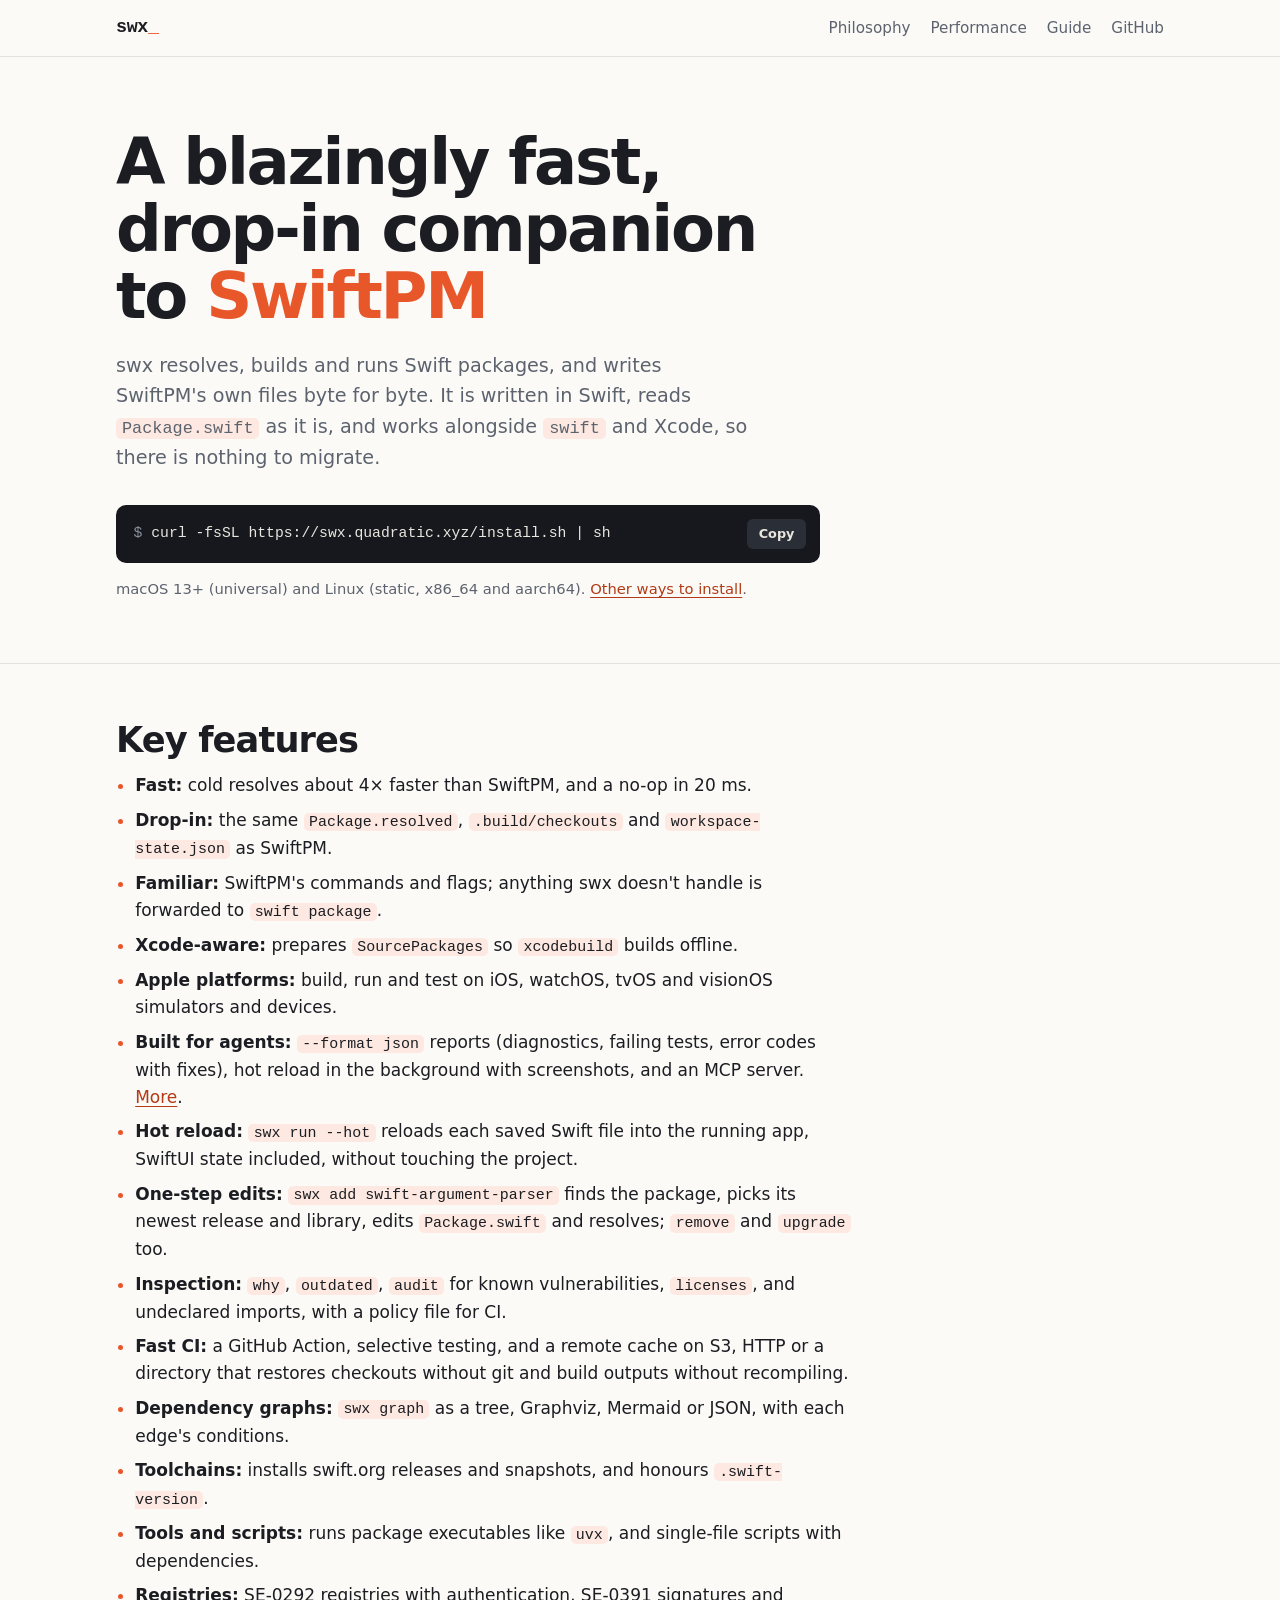
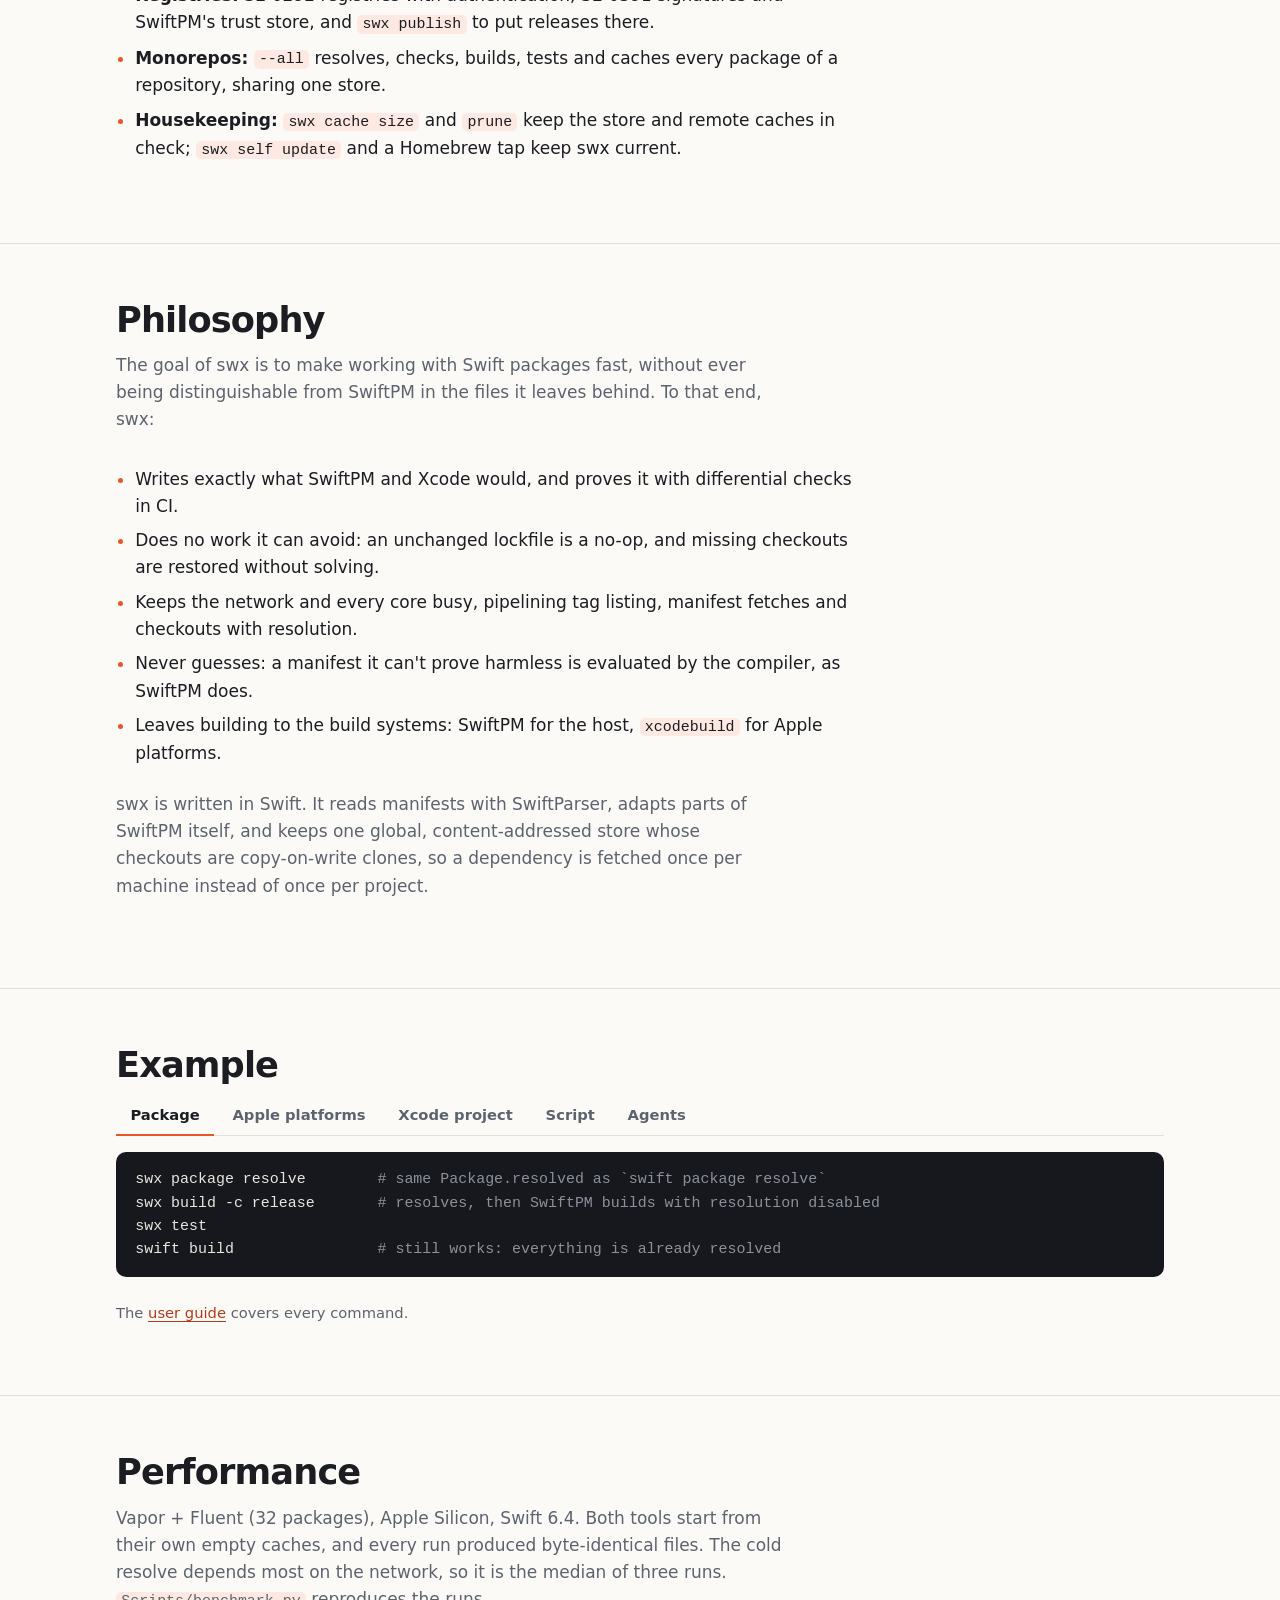
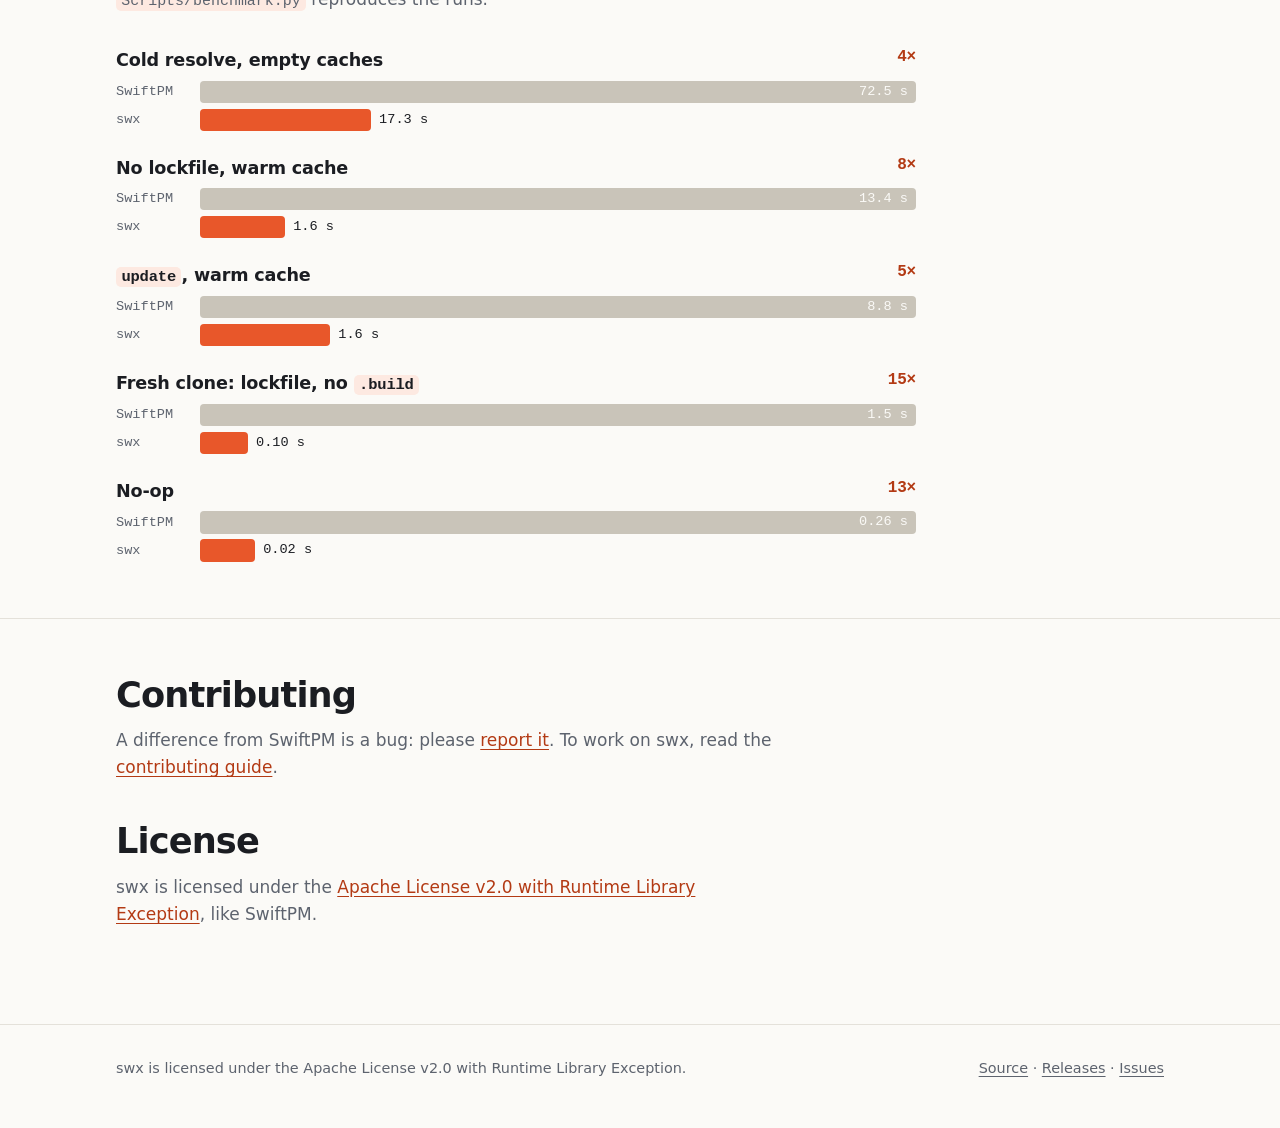
<file: site/index.html>
<!doctype html>
<html lang="en">
<head>
<meta charset="utf-8">
<meta name="viewport" content="width=device-width, initial-scale=1">
<title>swx — a blazingly fast, drop-in companion to SwiftPM</title>
<meta name="description" content="swx resolves, builds and runs Swift packages several times faster than SwiftPM, and writes the same Package.resolved, checkouts and workspace state, byte for byte.">
<meta property="og:title" content="swx — a fast, drop-in companion to SwiftPM">
<meta property="og:description" content="What uv is to pip, for Swift: SwiftPM's own files, byte for byte, several times faster.">
<link rel="icon" href="data:image/svg+xml,%3Csvg xmlns='http://www.w3.org/2000/svg' viewBox='0 0 32 32'%3E%3Crect width='32' height='32' rx='7' fill='%23e8572a'/%3E%3Ctext x='16' y='22' font-family='monospace' font-size='16' font-weight='700' text-anchor='middle' fill='white'%3Esx%3C/text%3E%3C/svg%3E">
<link rel="stylesheet" href="style.css">
</head>
<body>

<header class="site-header">
    <div class="wrap">
        <a class="brand" href="./">swx<span>_</span></a>
        <nav class="site-nav">
            <a href="#philosophy">Philosophy</a>
            <a href="#speed">Performance</a>
            <a href="guide.html">Guide</a>
            <a href="https://github.com/jeslyvarghese/swx">GitHub</a>
        </nav>
    </div>
</header>

<main>
    <div class="wrap hero">
        <h1>A blazingly fast, drop-in companion to <em>SwiftPM</em></h1>
        <p class="lede">
            swx resolves, builds and runs Swift packages, and writes SwiftPM's own files byte for byte.
            It is written in Swift, reads <code>Package.swift</code> as it is, and works alongside
            <code>swift</code> and Xcode, so there is nothing to migrate.
        </p>
        <div class="command">
            <code id="install-command">curl -fsSL https://swx.quadratic.xyz/install.sh | sh</code>
            <button class="copy" type="button" data-copy="install-command">Copy</button>
        </div>
        <p class="note">macOS 13+ (universal) and Linux (static, x86_64 and aarch64). <a href="guide.html#install">Other ways to install</a>.</p>
    </div>

    <section id="features">
        <div class="wrap">
            <h2>Key features</h2>
            <ul class="features">
                <li><b>Fast:</b> cold resolves about 4× faster than SwiftPM, and a no-op in 20 ms.</li>
                <li><b>Drop-in:</b> the same <code>Package.resolved</code>, <code>.build/checkouts</code> and <code>workspace-state.json</code> as SwiftPM.</li>
                <li><b>Familiar:</b> SwiftPM's commands and flags; anything swx doesn't handle is forwarded to <code>swift package</code>.</li>
                <li><b>Xcode-aware:</b> prepares <code>SourcePackages</code> so <code>xcodebuild</code> builds offline.</li>
                <li><b>Apple platforms:</b> build, run and test on iOS, watchOS, tvOS and visionOS simulators and devices.</li>
                <li><b>Built for agents:</b> <code>--format json</code> reports (diagnostics, failing tests, error codes with fixes), hot reload in the background with screenshots, and an MCP server. <a href="guide.html#agents">More</a>.</li>
                <li><b>Hot reload:</b> <code>swx run --hot</code> reloads each saved Swift file into the running app, SwiftUI state included, without touching the project.</li>
                <li><b>One-step edits:</b> <code>swx add swift-argument-parser</code> finds the package, picks its newest release and library, edits <code>Package.swift</code> and resolves; <code>remove</code> and <code>upgrade</code> too.</li>
                <li><b>Inspection:</b> <code>why</code>, <code>outdated</code>, <code>audit</code> for known vulnerabilities, <code>licenses</code>, and undeclared imports, with a policy file for CI.</li>
                <li><b>Fast CI:</b> a GitHub Action, selective testing, and a remote cache on S3, HTTP or a directory that restores checkouts without git and build outputs without recompiling.</li>
                <li><b>Dependency graphs:</b> <code>swx graph</code> as a tree, Graphviz, Mermaid or JSON, with each edge's conditions.</li>
                <li><b>Toolchains:</b> installs swift.org releases and snapshots, and honours <code>.swift-version</code>.</li>
                <li><b>Tools and scripts:</b> runs package executables like <code>uvx</code>, and single-file scripts with dependencies.</li>
                <li><b>Registries:</b> SE-0292 registries with authentication, SE-0391 signatures and SwiftPM's trust store, and <code>swx publish</code> to put releases there.</li>
                <li><b>Monorepos:</b> <code>--all</code> resolves, checks, builds, tests and caches every package of a repository, sharing one store.</li>
                <li><b>Housekeeping:</b> <code>swx cache size</code> and <code>prune</code> keep the store and remote caches in check; <code>swx self update</code> and a Homebrew tap keep swx current.</li>
            </ul>
        </div>
    </section>

    <section id="philosophy">
        <div class="wrap">
            <h2>Philosophy</h2>
            <p class="section-lede">The goal of swx is to make working with Swift packages fast, without ever being distinguishable from SwiftPM in the files it leaves behind. To that end, swx:</p>
            <ul class="features">
                <li>Writes exactly what SwiftPM and Xcode would, and proves it with differential checks in CI.</li>
                <li>Does no work it can avoid: an unchanged lockfile is a no-op, and missing checkouts are restored without solving.</li>
                <li>Keeps the network and every core busy, pipelining tag listing, manifest fetches and checkouts with resolution.</li>
                <li>Never guesses: a manifest it can't prove harmless is evaluated by the compiler, as SwiftPM does.</li>
                <li>Leaves building to the build systems: SwiftPM for the host, <code>xcodebuild</code> for Apple platforms.</li>
            </ul>
            <p class="section-lede">
                swx is written in Swift. It reads manifests with SwiftParser, adapts parts of SwiftPM itself,
                and keeps one global, content-addressed store whose checkouts are copy-on-write clones, so a
                dependency is fetched once per machine instead of once per project.
            </p>
        </div>
    </section>

    <section id="example">
        <div class="wrap">
            <h2>Example</h2>
            <div class="tabs" role="tablist">
                <button type="button" role="tab" aria-selected="true" aria-controls="tab-package">Package</button>
                <button type="button" role="tab" aria-selected="false" aria-controls="tab-apple">Apple platforms</button>
                <button type="button" role="tab" aria-selected="false" aria-controls="tab-xcode">Xcode project</button>
                <button type="button" role="tab" aria-selected="false" aria-controls="tab-script">Script</button>
                <button type="button" role="tab" aria-selected="false" aria-controls="tab-agents">Agents</button>
            </div>
<pre id="tab-package" role="tabpanel">swx package resolve        <span class="c"># same Package.resolved as `swift package resolve`</span>
swx build -c release       <span class="c"># resolves, then SwiftPM builds with resolution disabled</span>
swx test
swift build                <span class="c"># still works: everything is already resolved</span></pre>
<pre id="tab-apple" role="tabpanel" hidden>swx devices                                <span class="c"># simulators and paired devices</span>
swx run  --platform ios HelloApp           <span class="c"># build, install, launch, stream console</span>
swx run  --hot --platform ios HelloApp     <span class="c"># reload saved edits in the running app</span>
swx test --platform watchos                <span class="c"># package tests on a watchOS simulator</span></pre>
<pre id="tab-xcode" role="tabpanel" hidden>swx xcode resolve --source-packages SourcePackages
xcodebuild -clonedSourcePackagesDirPath SourcePackages \
           -disableAutomaticPackageResolution -onlyUsePackageVersionsFromResolvedFile …</pre>
<pre id="tab-script" role="tabpanel" hidden>#!/usr/bin/env -S swx run
// swx-dependencies:
// .package(url: "https://github.com/apple/swift-argument-parser", from: "1.3.0")

import ArgumentParser</pre>
<pre id="tab-agents" role="tabpanel" hidden>swx build --format json                    <span class="c"># errors with file, line, column; nothing else</span>
swx hot start --platform ios HelloApp      <span class="c"># launch in the background with hot reload</span>
swx hot status --wait --format json        <span class="c"># what each save did</span>
swx screenshot                             <span class="c"># a PNG of the running app</span>
claude mcp add swx -- swx mcp              <span class="c"># all of it as MCP tools</span></pre>
            <p class="note">The <a href="guide.html">user guide</a> covers every command.</p>
        </div>
    </section>

    <section id="speed">
        <div class="wrap">
            <h2>Performance</h2>
            <p class="section-lede">
                Vapor + Fluent (32 packages), Apple Silicon, Swift 6.4. Both tools start from their own
                empty caches, and every run produced byte-identical files. The cold resolve depends most on the network, so it is the median of three runs. <code>Scripts/benchmark.py</code>
                reproduces the runs.
            </p>
            <div class="bench">
                <div class="bench-row">
                    <h3><span>Cold resolve, empty caches</span> <span class="speedup">4×</span></h3>
                    <div class="bar"><span class="label">SwiftPM</span><div class="track" style="--w: 100%"><div class="fill"></div><span class="value inside">72.5 s</span></div></div>
                    <div class="bar swx"><span class="label">swx</span><div class="track" style="--w: 23.9%"><div class="fill"></div><span class="value">17.3 s</span></div></div>
                </div>
                <div class="bench-row">
                    <h3><span>No lockfile, warm cache</span> <span class="speedup">8×</span></h3>
                    <div class="bar"><span class="label">SwiftPM</span><div class="track" style="--w: 100%"><div class="fill"></div><span class="value inside">13.4 s</span></div></div>
                    <div class="bar swx"><span class="label">swx</span><div class="track" style="--w: 11.9%"><div class="fill"></div><span class="value">1.6 s</span></div></div>
                </div>
                <div class="bench-row">
                    <h3><span><code>update</code>, warm cache</span> <span class="speedup">5×</span></h3>
                    <div class="bar"><span class="label">SwiftPM</span><div class="track" style="--w: 100%"><div class="fill"></div><span class="value inside">8.8 s</span></div></div>
                    <div class="bar swx"><span class="label">swx</span><div class="track" style="--w: 18.2%"><div class="fill"></div><span class="value">1.6 s</span></div></div>
                </div>
                <div class="bench-row">
                    <h3><span>Fresh clone: lockfile, no <code>.build</code></span> <span class="speedup">15×</span></h3>
                    <div class="bar"><span class="label">SwiftPM</span><div class="track" style="--w: 100%"><div class="fill"></div><span class="value inside">1.5 s</span></div></div>
                    <div class="bar swx"><span class="label">swx</span><div class="track" style="--w: 6.7%"><div class="fill"></div><span class="value">0.10 s</span></div></div>
                </div>
                <div class="bench-row">
                    <h3><span>No-op</span> <span class="speedup">13×</span></h3>
                    <div class="bar"><span class="label">SwiftPM</span><div class="track" style="--w: 100%"><div class="fill"></div><span class="value inside">0.26 s</span></div></div>
                    <div class="bar swx"><span class="label">swx</span><div class="track" style="--w: 7.7%"><div class="fill"></div><span class="value">0.02 s</span></div></div>
                </div>
            </div>
        </div>
    </section>

    <section id="community">
        <div class="wrap">
            <h2>Contributing</h2>
            <p class="section-lede">
                A difference from SwiftPM is a bug: please <a href="https://github.com/jeslyvarghese/swx/issues/new/choose">report it</a>.
                To work on swx, read the <a href="https://github.com/jeslyvarghese/swx/blob/main/CONTRIBUTING.md">contributing guide</a>.
            </p>
            <h2>License</h2>
            <p class="section-lede">swx is licensed under the <a href="https://github.com/jeslyvarghese/swx/blob/main/LICENSE.txt">Apache License v2.0 with Runtime Library Exception</a>, like SwiftPM.</p>
        </div>
    </section>
</main>

<footer class="site-footer">
    <div class="wrap">
        <span>swx is licensed under the Apache License v2.0 with Runtime Library Exception.</span>
        <span><a href="https://github.com/jeslyvarghese/swx">Source</a> · <a href="https://github.com/jeslyvarghese/swx/releases">Releases</a> · <a href="https://github.com/jeslyvarghese/swx/issues">Issues</a></span>
    </div>
</footer>

<script src="copy.js"></script>
</body>
</html>
</file>
<file: site/style.css>
/* swx site: plain CSS, light and dark from the system setting. */

:root {
    --ground: #fbfaf7;
    --surface: #ffffff;
    --ink: #1b1d22;
    --muted: #5d636e;
    --rule: #e4e1da;
    --accent: #e8572a;
    --accent-ink: #b33a14;
    --accent-soft: #fde9e1;
    --code-ground: #16181d;
    --code-ink: #e9e6df;
    --code-muted: #8b919c;
    --bar-spm: #c9c4b9;
    --bar-swx: var(--accent);
    --radius: 10px;
    --mono: ui-monospace, "SF Mono", SFMono-Regular, Menlo, Consolas, "Liberation Mono", monospace;
    --sans: -apple-system, BlinkMacSystemFont, "Segoe UI", system-ui, Roboto, "Helvetica Neue", Arial, sans-serif;
    --measure: 68rem;
    color-scheme: light;
}

@media (prefers-color-scheme: dark) {
    :root {
        --ground: #111317;
        --surface: #181b20;
        --ink: #ecebe7;
        --muted: #9aa0aa;
        --rule: #2a2e35;
        --accent: #ff7a4d;
        --accent-ink: #ff9a76;
        --accent-soft: #3a2119;
        --code-ground: #0b0c0f;
        --bar-spm: #464b55;
        color-scheme: dark;
    }
}

* { box-sizing: border-box; }

html { -webkit-text-size-adjust: 100%; scroll-padding-top: 5rem; }

body {
    margin: 0;
    background: var(--ground);
    color: var(--ink);
    font: 17px/1.6 var(--sans);
}

a { color: var(--accent-ink); text-underline-offset: 0.18em; }
a:hover { text-decoration-thickness: 2px; }

code, pre, kbd { font-family: var(--mono); font-size: 0.88em; }
:not(pre) > code {
    background: var(--accent-soft);
    padding: 0.08em 0.35em;
    border-radius: 5px;
    overflow-wrap: anywhere;
}

.wrap { max-width: var(--measure); margin: 0 auto; padding-inline: 1.25rem; }

/* Header */

.site-header {
    position: sticky;
    top: 0;
    z-index: 10;
    background: color-mix(in srgb, var(--ground) 88%, transparent);
    backdrop-filter: saturate(1.4) blur(10px);
    border-bottom: 1px solid var(--rule);
}
.site-header .wrap { display: flex; align-items: center; gap: 1.5rem; min-height: 3.5rem; flex-wrap: wrap; }
.brand { font: 700 1.15rem/1 var(--mono); color: var(--ink); text-decoration: none; letter-spacing: -0.02em; }
.brand span { color: var(--accent); }
.site-nav { display: flex; gap: 1.25rem; margin-left: auto; flex-wrap: wrap; }
.site-nav a { color: var(--muted); text-decoration: none; font-size: 0.95rem; }
.site-nav a:hover, .site-nav a[aria-current] { color: var(--ink); }

/* Hero */

.hero { padding-block: 4.5rem 3rem; }
.eyebrow { font: 600 0.8rem/1 var(--mono); letter-spacing: 0.08em; text-transform: uppercase; color: var(--accent-ink); margin: 0 0 1rem; }
.hero h1 {
    font-size: clamp(2.3rem, 6vw, 4rem);
    line-height: 1.05;
    letter-spacing: -0.035em;
    margin: 0 0 1.25rem;
    max-width: 16ch;
}
.hero h1 em { font-style: normal; color: var(--accent); }
.lede { font-size: 1.2rem; color: var(--muted); max-width: 40rem; margin: 0 0 2rem; }

/* Command with a copy button */

.command {
    display: flex;
    align-items: center;
    gap: 0.75rem;
    background: var(--code-ground);
    color: var(--code-ink);
    border-radius: var(--radius);
    padding: 0.85rem 0.85rem 0.85rem 1.1rem;
    max-width: 44rem;
}
.command code { background: none; padding: 0; font-size: 0.92rem; overflow-x: auto; white-space: nowrap; flex: 1; min-width: 0; }
.command code::before { content: "$ "; color: var(--code-muted); }
.copy {
    flex: none;
    font: 600 0.8rem/1 var(--sans);
    color: var(--code-ink);
    background: #2a2e36;
    border: 0;
    border-radius: 6px;
    padding: 0.55rem 0.75rem;
    cursor: pointer;
}
.copy:hover { background: #3a3f49; }
.note { color: var(--muted); font-size: 0.92rem; margin-top: 0.85rem; }

/* Sections */

section { padding-block: 3.5rem; border-top: 1px solid var(--rule); }
h2 { font-size: clamp(1.6rem, 3.5vw, 2.2rem); letter-spacing: -0.025em; line-height: 1.15; margin: 0 0 0.75rem; }
h3 { font-size: 1.1rem; margin: 0 0 0.4rem; letter-spacing: -0.01em; }
.section-lede { color: var(--muted); max-width: 42rem; margin: 0 0 2rem; }

.grid { display: grid; gap: 1rem; grid-template-columns: repeat(auto-fit, minmax(16rem, 1fr)); }
.card {
    background: var(--surface);
    border: 1px solid var(--rule);
    border-radius: var(--radius);
    padding: 1.25rem 1.35rem;
}
.card p { margin: 0; color: var(--muted); font-size: 0.97rem; }
.card .figure { font: 700 2rem/1 var(--mono); color: var(--accent); letter-spacing: -0.03em; margin-bottom: 0.6rem; }

/* Benchmark bars */

.bench { display: grid; gap: 1.4rem; max-width: 50rem; }
.bench-row h3 { display: flex; justify-content: space-between; gap: 1rem; flex-wrap: wrap; }
.bench-row h3 .speedup { font: 700 1rem/1.4 var(--mono); color: var(--accent-ink); }
.bar { display: grid; grid-template-columns: 4.5rem 1fr; align-items: center; gap: 0.75rem; font-size: 0.85rem; margin-top: 0.35rem; }
.bar .label { color: var(--muted); font-family: var(--mono); }
.bar .track { position: relative; height: 1.4rem; }
.bar .fill {
    height: 100%;
    width: var(--w);
    min-width: 2px;
    border-radius: 4px;
    background: var(--bar-spm);
}
.bar.swx .fill { background: var(--bar-swx); }
.bar .value { position: absolute; left: calc(var(--w) + 0.5rem); top: 50%; transform: translateY(-50%); font-family: var(--mono); white-space: nowrap; }
.bar .value.inside { left: auto; right: calc(100% - var(--w) + 0.5rem); color: var(--ground); }

/* Tables */

.table-scroll { overflow-x: auto; border: 1px solid var(--rule); border-radius: var(--radius); background: var(--surface); }
table { border-collapse: collapse; width: 100%; font-size: 0.95rem; }
th, td { text-align: left; padding: 0.7rem 1rem; border-bottom: 1px solid var(--rule); vertical-align: top; }
tr:last-child td { border-bottom: 0; }
th { font-size: 0.8rem; text-transform: uppercase; letter-spacing: 0.06em; color: var(--muted); font-weight: 600; }
td code { white-space: nowrap; }

/* Code blocks */

pre {
    background: var(--code-ground);
    color: var(--code-ink);
    border-radius: var(--radius);
    padding: 1rem 1.2rem;
    overflow-x: auto;
    line-height: 1.55;
    margin: 1rem 0 1.5rem;
}
pre .c { color: var(--code-muted); }

/* Check list */

.checks { list-style: none; padding: 0; margin: 0; display: grid; gap: 0.6rem; grid-template-columns: repeat(auto-fit, minmax(19rem, 1fr)); }
.checks li { padding-left: 1.6rem; position: relative; }
.checks li::before { content: "✓"; position: absolute; left: 0; color: var(--accent); font-weight: 700; }

/* Guide layout */

.guide { display: grid; grid-template-columns: 13rem minmax(0, 1fr); gap: 3rem; padding-block: 3rem; }
.toc { position: sticky; top: 5rem; align-self: start; font-size: 0.92rem; }
.toc ol { list-style: none; padding: 0; margin: 0; display: grid; gap: 0.45rem; }
.toc a { color: var(--muted); text-decoration: none; }
.toc a:hover { color: var(--ink); }
.guide article section { padding-block: 0 2.5rem; border: 0; }
.guide article h2 { font-size: 1.6rem; padding-top: 0.5rem; }
.guide article p, .guide article li { max-width: 46rem; }

@media (max-width: 52rem) {
    .guide { grid-template-columns: minmax(0, 1fr); gap: 1.5rem; }
    .toc { position: static; }
    .toc ol { display: flex; flex-wrap: wrap; gap: 0.4rem 1rem; }
}

/* Footer */

.site-footer { border-top: 1px solid var(--rule); padding-block: 2rem 3rem; color: var(--muted); font-size: 0.9rem; }
.site-footer .wrap { display: flex; gap: 1rem 2rem; flex-wrap: wrap; justify-content: space-between; }
.site-footer a { color: var(--muted); }

/* Feature and principle lists: a bold label, then a short clause */

.features { padding-left: 1.2rem; margin: 0 0 1.5rem; max-width: 46rem; display: grid; gap: 0.45rem; }
.features li::marker { color: var(--accent); }

/* Example tabs */

.tabs { display: flex; gap: 0.25rem; flex-wrap: wrap; border-bottom: 1px solid var(--rule); margin-bottom: 1rem; }
.tabs button {
    font: 600 0.92rem/1 var(--sans);
    color: var(--muted);
    background: none;
    border: 0;
    border-bottom: 2px solid transparent;
    margin-bottom: -1px;
    padding: 0.7rem 0.9rem;
    cursor: pointer;
}
.tabs button:hover { color: var(--ink); }
.tabs button[aria-selected="true"] { color: var(--ink); border-bottom-color: var(--accent); }
#community h2 + .section-lede { margin-bottom: 2.5rem; }
</file>
